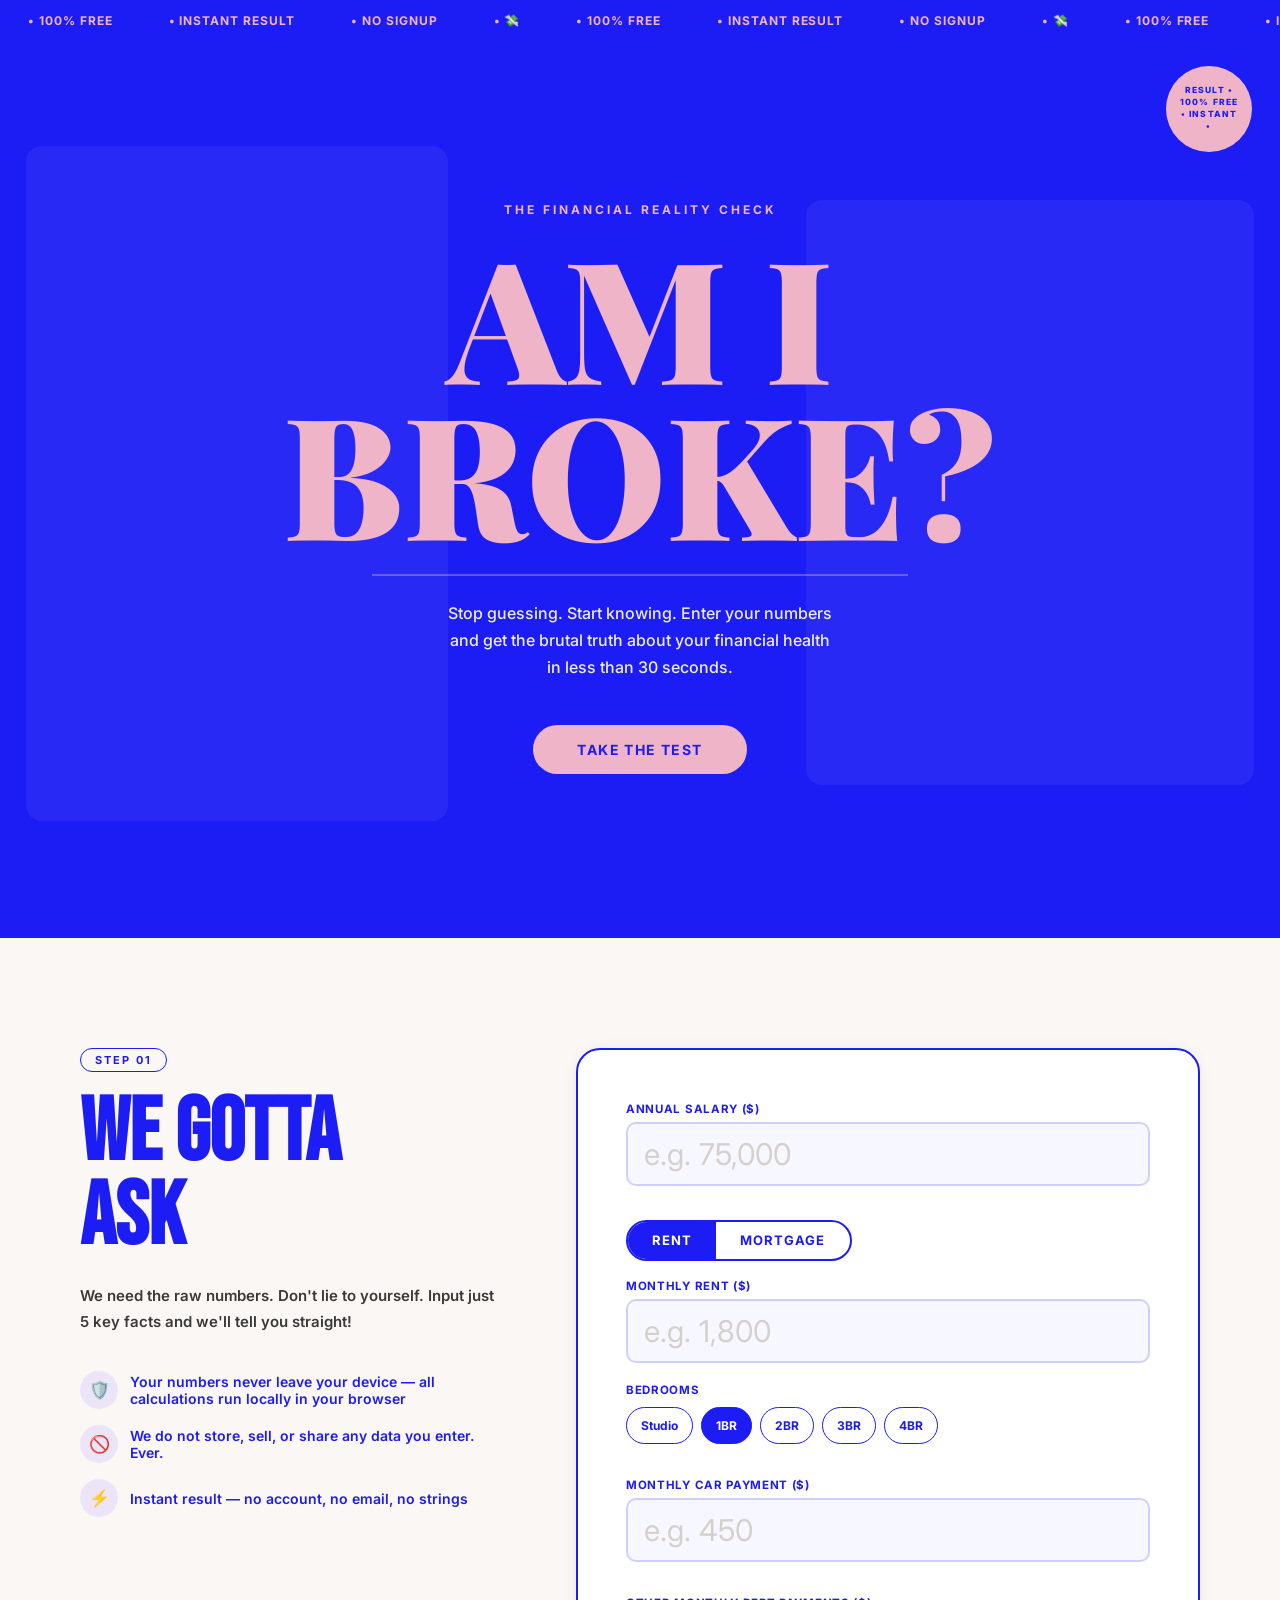
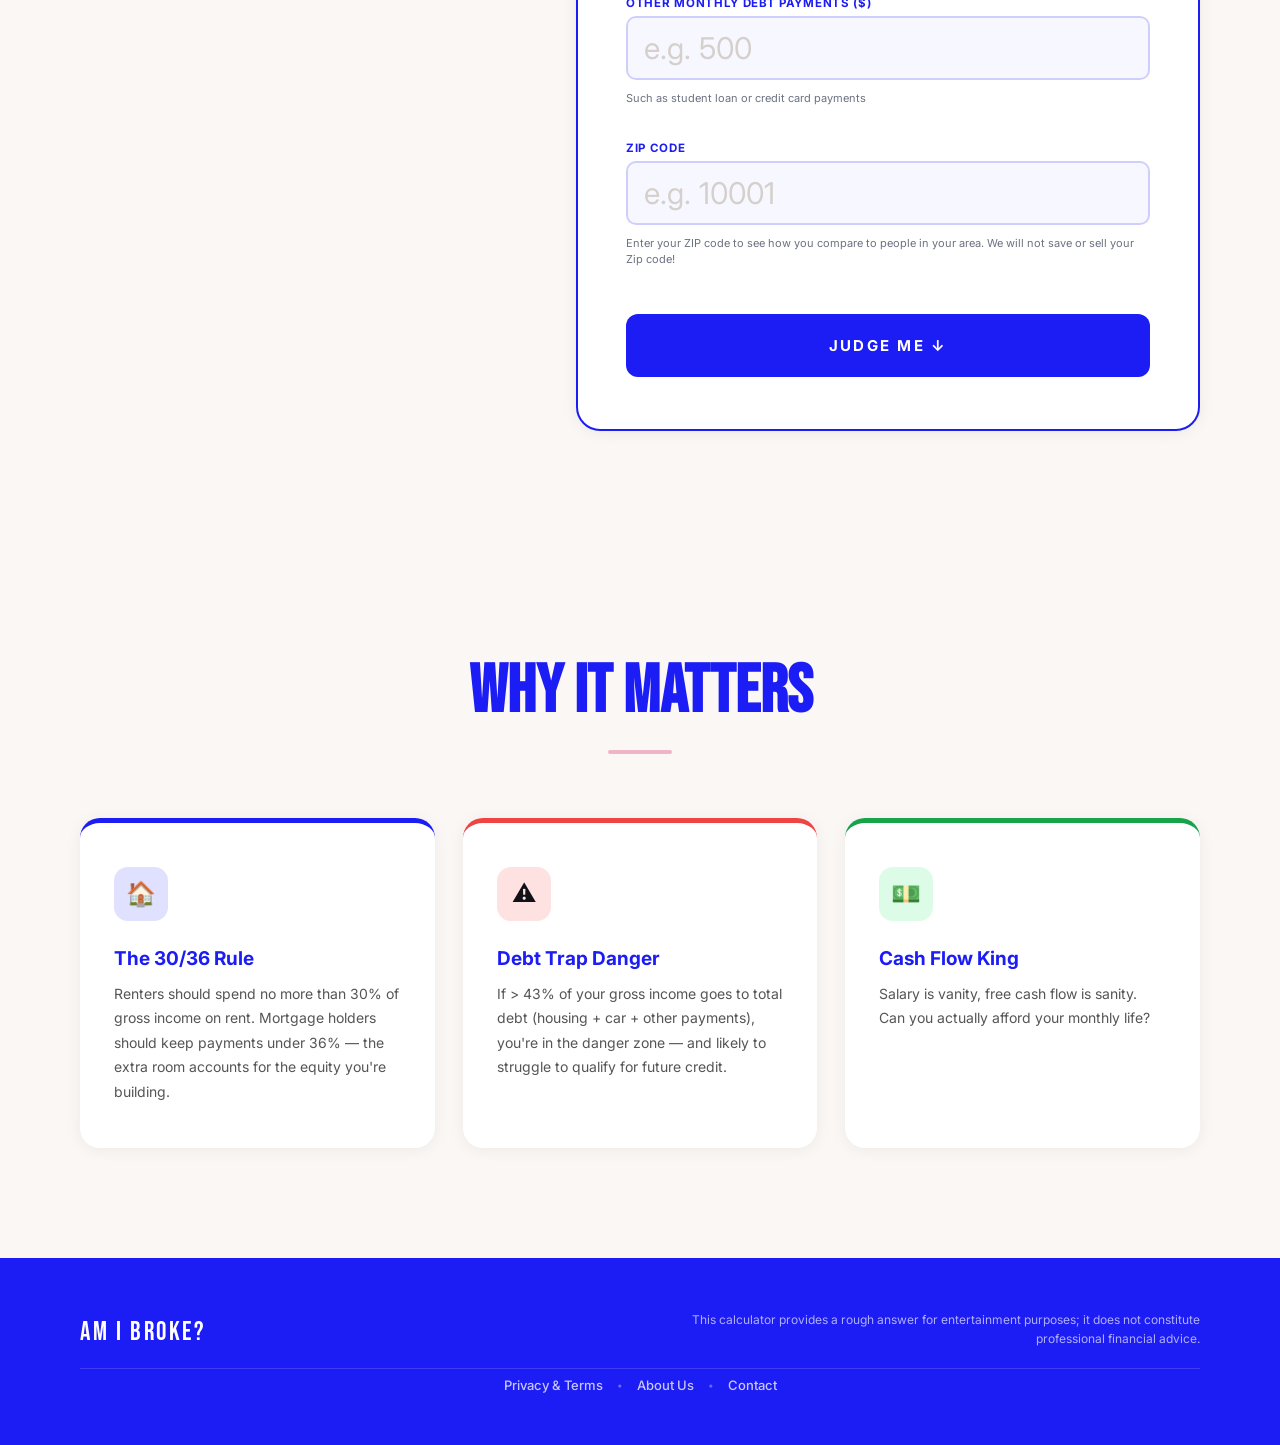
<file: index.html>
<!DOCTYPE html>
<html lang="en">
<head>
  <meta charset="UTF-8">
  <meta name="viewport" content="width=device-width, initial-scale=1.0">
  <title>Home | Am I Broke?</title>
  <meta name="description" content="Stop guessing. Start knowing. Enter your numbers and get the brutal truth about your financial health in less than 30 seconds.">

  <!-- Open Graph / iMessage / social preview -->
  <meta property="og:type"        content="website">
  <meta property="og:url"         content="https://amibroke.net/">
  <meta property="og:title"       content="Am I Broke? — The Financial Reality Check">
  <meta property="og:description" content="Enter 5 numbers. Get an instant, honest verdict on your financial health. Free, no signup, no data stored.">
  <meta property="og:image"       content="https://amibroke.net/images/og-preview.png">
  <meta property="og:image:width"  content="1200">
  <meta property="og:image:height" content="630">

  <!-- Twitter / X card -->
  <meta name="twitter:card"        content="summary_large_image">
  <meta name="twitter:title"       content="Am I Broke? — The Financial Reality Check">
  <meta name="twitter:description" content="Enter 5 numbers. Get an instant, honest verdict on your financial health.">
  <meta name="twitter:image"       content="https://amibroke.net/images/og-preview.png">

  <link rel="stylesheet" href="css/style.css?v=14">
</head>
<body>

  <!-- ── Ticker ── -->
  <div class="ticker" aria-hidden="true">
    <div class="ticker-track">
      <span>• 100% FREE</span><span>• INSTANT RESULT</span><span>• NO SIGNUP</span><span>• 💸</span>
      <span>• 100% FREE</span><span>• INSTANT RESULT</span><span>• NO SIGNUP</span><span>• 💸</span>
      <span>• 100% FREE</span><span>• INSTANT RESULT</span><span>• NO SIGNUP</span><span>• 💸</span>
      <span>• 100% FREE</span><span>• INSTANT RESULT</span><span>• NO SIGNUP</span><span>• 💸</span>
    </div>
  </div>

  <!-- ── Hero ── -->
  <section class="hero">
    <div class="hero-panel hero-panel--left"  aria-hidden="true"></div>
    <div class="hero-panel hero-panel--right" aria-hidden="true"></div>
    <div class="hero-badge" aria-hidden="true">RESULT • 100% FREE • INSTANT •</div>

    <div class="hero-content">
      <p class="hero-eyebrow">The Financial Reality Check</p>
      <h1 class="hero-title">AM I<br>BROKE?</h1>
      <hr class="hero-divider">
      <p class="hero-tagline">
        Stop guessing. Start knowing. Enter your numbers<br>
        and get the brutal truth about your financial health<br>
        in less than 30 seconds.
      </p>
      <a href="#calculator" class="btn btn-hero">TAKE THE TEST</a>
    </div>
  </section>

  <!-- ── Calculator ── -->
  <section class="calculator-section" id="calculator">
    <div class="calculator-grid">

      <!-- Left: info -->
      <div class="calculator-info">
        <span class="step-label">STEP 01</span>
        <h2 class="section-title">WE GOTTA<br>ASK</h2>
        <p class="section-body">
          We need the raw numbers. Don't lie to yourself.
          Input just 5 key facts and we'll tell you straight!
        </p>
        <ul class="trust-list">
          <li>
            <span class="trust-icon">🛡️</span>
            <span>Your numbers never leave your device — all calculations run locally in your browser</span>
          </li>
          <li>
            <span class="trust-icon">🚫</span>
            <span>We do not store, sell, or share any data you enter. Ever.</span>
          </li>
          <li>
            <span class="trust-icon">⚡</span>
            <span>Instant result — no account, no email, no strings</span>
          </li>
        </ul>
      </div>

      <!-- Right: form -->
      <div class="calculator-form-wrapper">
        <form id="broke-form" class="calculator-form" novalidate>

          <div class="form-group">
            <label for="salary">Annual Salary ($)</label>
            <input type="text" id="salary" placeholder="e.g. 75,000" inputmode="numeric" autocomplete="off">
          </div>

          <div class="form-group">
            <div class="housing-toggle" role="group" aria-label="Housing type">
              <button type="button" class="housing-toggle__btn housing-toggle__btn--active" data-type="rent">RENT</button>
              <button type="button" class="housing-toggle__btn" data-type="mortgage">MORTGAGE</button>
            </div>
            <label for="housing" id="housing-label">Monthly Rent ($)</label>
            <input type="text" id="housing" placeholder="e.g. 1,800" inputmode="numeric" autocomplete="off">
            <div class="bedroom-select" id="bedroom-select">
              <label class="bedroom-select__label">Bedrooms</label>
              <div class="bedroom-select__options">
                <button type="button" class="br-btn" data-br="br0">Studio</button>
                <button type="button" class="br-btn br-btn--active" data-br="br1">1BR</button>
                <button type="button" class="br-btn" data-br="br2">2BR</button>
                <button type="button" class="br-btn" data-br="br3">3BR</button>
                <button type="button" class="br-btn" data-br="br4">4BR</button>
              </div>
            </div>
          </div>

          <div class="form-group">
            <label for="carPayment">Monthly Car Payment ($)</label>
            <input type="text" id="carPayment" placeholder="e.g. 450" inputmode="numeric" autocomplete="off">
          </div>

          <div class="form-group">
            <label for="debt">Other Monthly Debt Payments ($)</label>
            <input type="text" id="debt" placeholder="e.g. 500" inputmode="numeric" autocomplete="off">
            <p class="form-hint">Such as student loan or credit card payments</p>
          </div>

          <div class="form-group">
            <label for="zipCode">ZIP Code</label>
            <input type="text" id="zipCode" placeholder="e.g. 10001" inputmode="numeric" maxlength="5" autocomplete="off">
            <p class="form-hint">Enter your ZIP code to see how you compare to people in your area. We will not save or sell your Zip code!</p>
          </div>

          <button type="submit" class="btn btn-judge">JUDGE ME ↓</button>
        </form>
      </div>

    </div>
  </section>

  <!-- ── Results (injected by calculator.js) ── -->
  <section class="results-section" id="results" hidden></section>

  <!-- ── Why It Matters ── -->
  <section class="why-section">
    <h2 class="why-title">WHY IT MATTERS</h2>
    <div class="why-accent"></div>
    <div class="why-grid">

      <div class="why-card why-card--housing">
        <div class="why-icon">🏠</div>
        <h3>The 30/36 Rule</h3>
        <p>Renters should spend no more than 30% of gross income on rent. Mortgage holders should keep payments under 36% — the extra room accounts for the equity you're building.</p>
      </div>

      <div class="why-card why-card--debt">
        <div class="why-icon">⚠️</div>
        <h3>Debt Trap Danger</h3>
        <p>If &gt; 43% of your gross income goes to total debt (housing + car + other payments), you're in the danger zone — and likely to struggle to qualify for future credit.</p>
      </div>

      <div class="why-card why-card--cash">
        <div class="why-icon">💵</div>
        <h3>Cash Flow King</h3>
        <p>Salary is vanity, free cash flow is sanity. Can you actually afford your monthly life?</p>
      </div>

    </div>
  </section>

  <!-- ── Footer ── -->
  <footer class="footer">
    <div class="footer-inner">
      <div class="footer-logo">AM I BROKE?</div>
      <p class="footer-disclaimer">This calculator provides a rough answer for entertainment purposes; it does not constitute professional financial advice.</p>
      <nav class="footer-nav">
        <a href="privacy.html">Privacy &amp; Terms</a>
        <span class="dot">•</span>
        <a href="about.html">About Us</a>
        <span class="dot">•</span>
        <a href="contact.html">Contact</a>
      </nav>
    </div>
  </footer>

  <script src="js/calculator.js?v=9"></script>
</body>
</html>
</file>
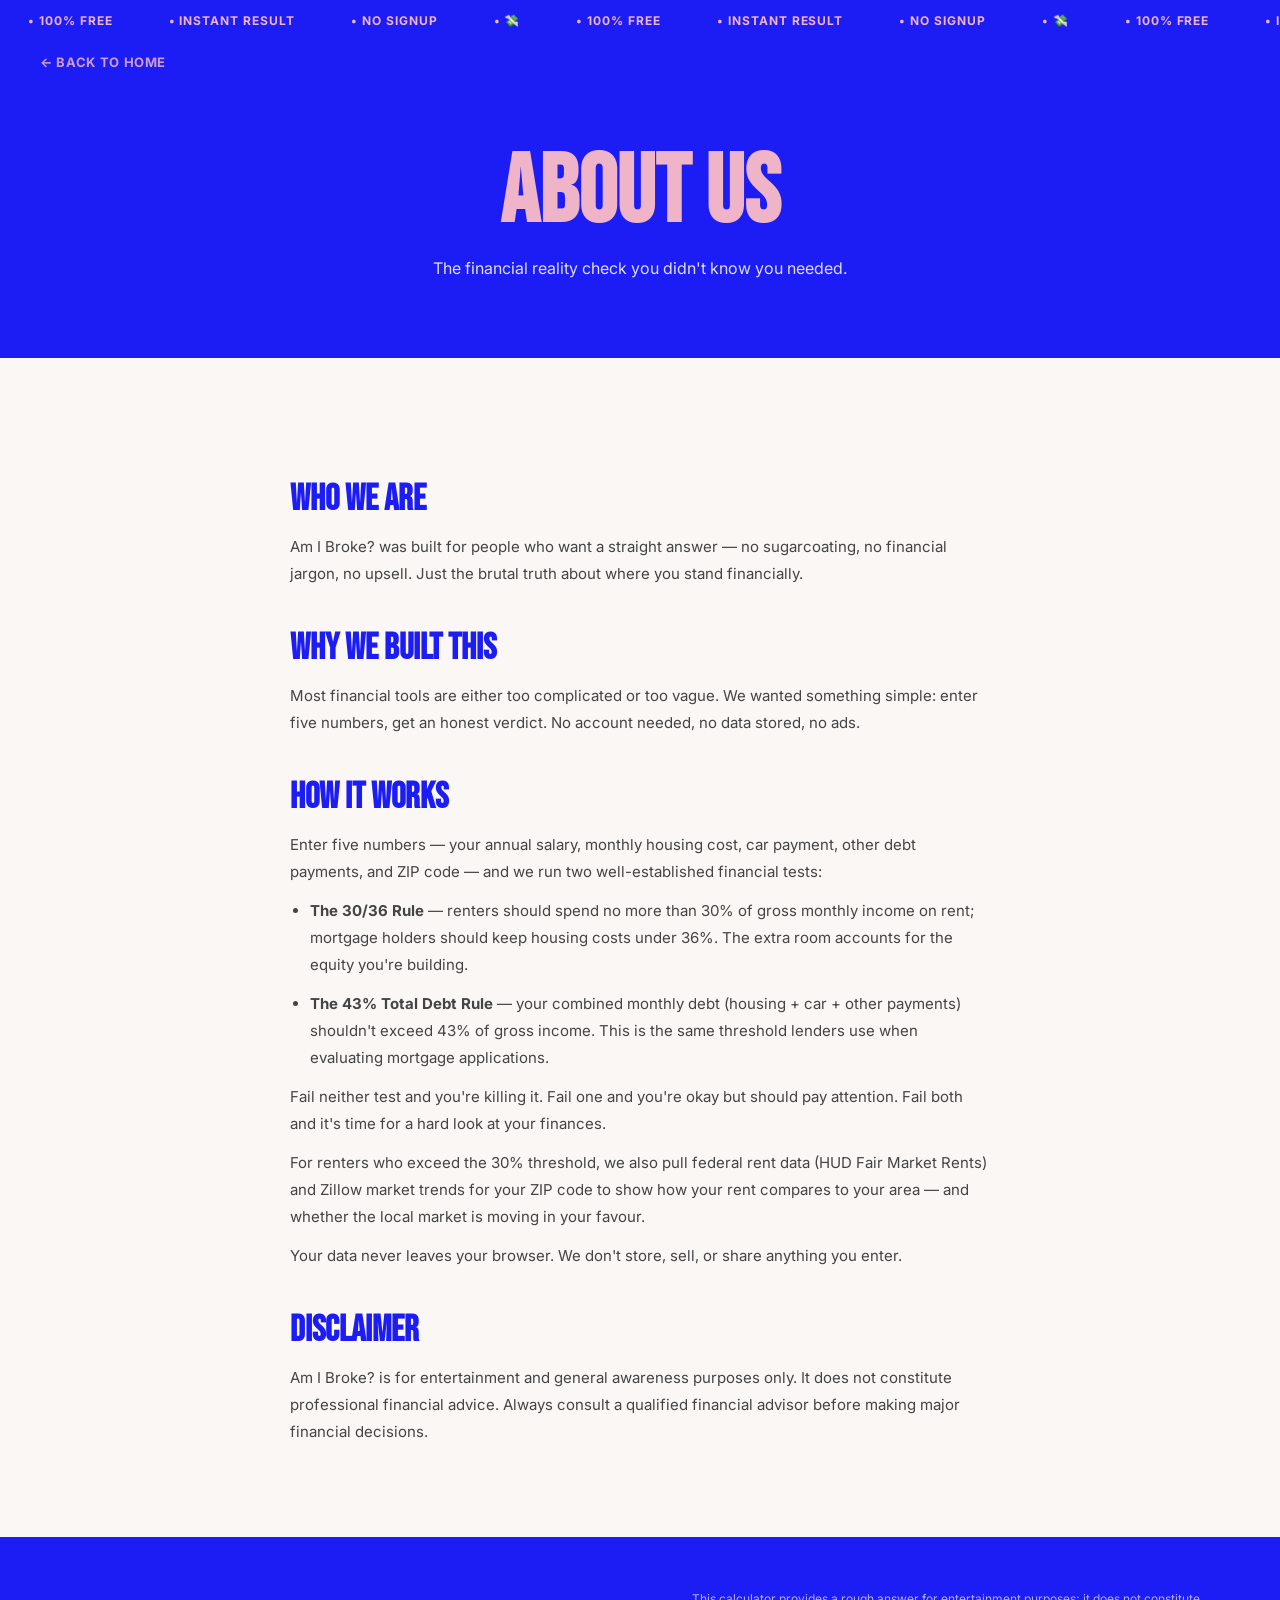
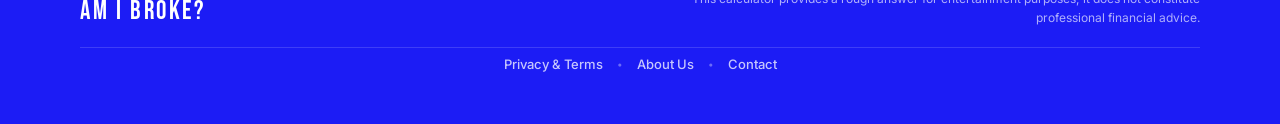
<file: about.html>
<!DOCTYPE html>
<html lang="en">
<head>
  <meta charset="UTF-8">
  <meta name="viewport" content="width=device-width, initial-scale=1.0">
  <title>About Us | Am I Broke?</title>
  <link rel="stylesheet" href="css/style.css">
</head>
<body>

  <div class="ticker" aria-hidden="true">
    <div class="ticker-track">
      <span>• 100% FREE</span><span>• INSTANT RESULT</span><span>• NO SIGNUP</span><span>• 💸</span>
      <span>• 100% FREE</span><span>• INSTANT RESULT</span><span>• NO SIGNUP</span><span>• 💸</span>
      <span>• 100% FREE</span><span>• INSTANT RESULT</span><span>• NO SIGNUP</span><span>• 💸</span>
      <span>• 100% FREE</span><span>• INSTANT RESULT</span><span>• NO SIGNUP</span><span>• 💸</span>
    </div>
  </div>

  <nav class="page-nav">
    <a class="page-nav__back" href="index.html">← Back to Home</a>
  </nav>

  <div class="page-hero">
    <h1>About Us</h1>
    <p>The financial reality check you didn't know you needed.</p>
  </div>

  <div class="page-content">
    <h2>Who We Are</h2>
    <p>Am I Broke? was built for people who want a straight answer — no sugarcoating, no financial jargon, no upsell. Just the brutal truth about where you stand financially.</p>

    <h2>Why We Built This</h2>
    <p>Most financial tools are either too complicated or too vague. We wanted something simple: enter five numbers, get an honest verdict. No account needed, no data stored, no ads.</p>

    <h2>How It Works</h2>
    <p>Enter five numbers — your annual salary, monthly housing cost, car payment, other debt payments, and ZIP code — and we run two well-established financial tests:</p>
    <ul>
      <li><strong>The 30/36 Rule</strong> — renters should spend no more than 30% of gross monthly income on rent; mortgage holders should keep housing costs under 36%. The extra room accounts for the equity you're building.</li>
      <li><strong>The 43% Total Debt Rule</strong> — your combined monthly debt (housing + car + other payments) shouldn't exceed 43% of gross income. This is the same threshold lenders use when evaluating mortgage applications.</li>
    </ul>
    <p>Fail neither test and you're killing it. Fail one and you're okay but should pay attention. Fail both and it's time for a hard look at your finances.</p>
    <p>For renters who exceed the 30% threshold, we also pull federal rent data (HUD Fair Market Rents) and Zillow market trends for your ZIP code to show how your rent compares to your area — and whether the local market is moving in your favour.</p>
    <p>Your data never leaves your browser. We don't store, sell, or share anything you enter.</p>

    <h2>Disclaimer</h2>
    <p>Am I Broke? is for entertainment and general awareness purposes only. It does not constitute professional financial advice. Always consult a qualified financial advisor before making major financial decisions.</p>
  </div>

  <footer class="footer">
    <div class="footer-inner">
      <div class="footer-logo">AM I BROKE?</div>
      <p class="footer-disclaimer">This calculator provides a rough answer for entertainment purposes; it does not constitute professional financial advice.</p>
      <nav class="footer-nav">
        <a href="privacy.html">Privacy &amp; Terms</a>
        <span class="dot">•</span>
        <a href="about.html">About Us</a>
        <span class="dot">•</span>
        <a href="contact.html">Contact</a>
      </nav>
    </div>
  </footer>

</body>
</html>
</file>
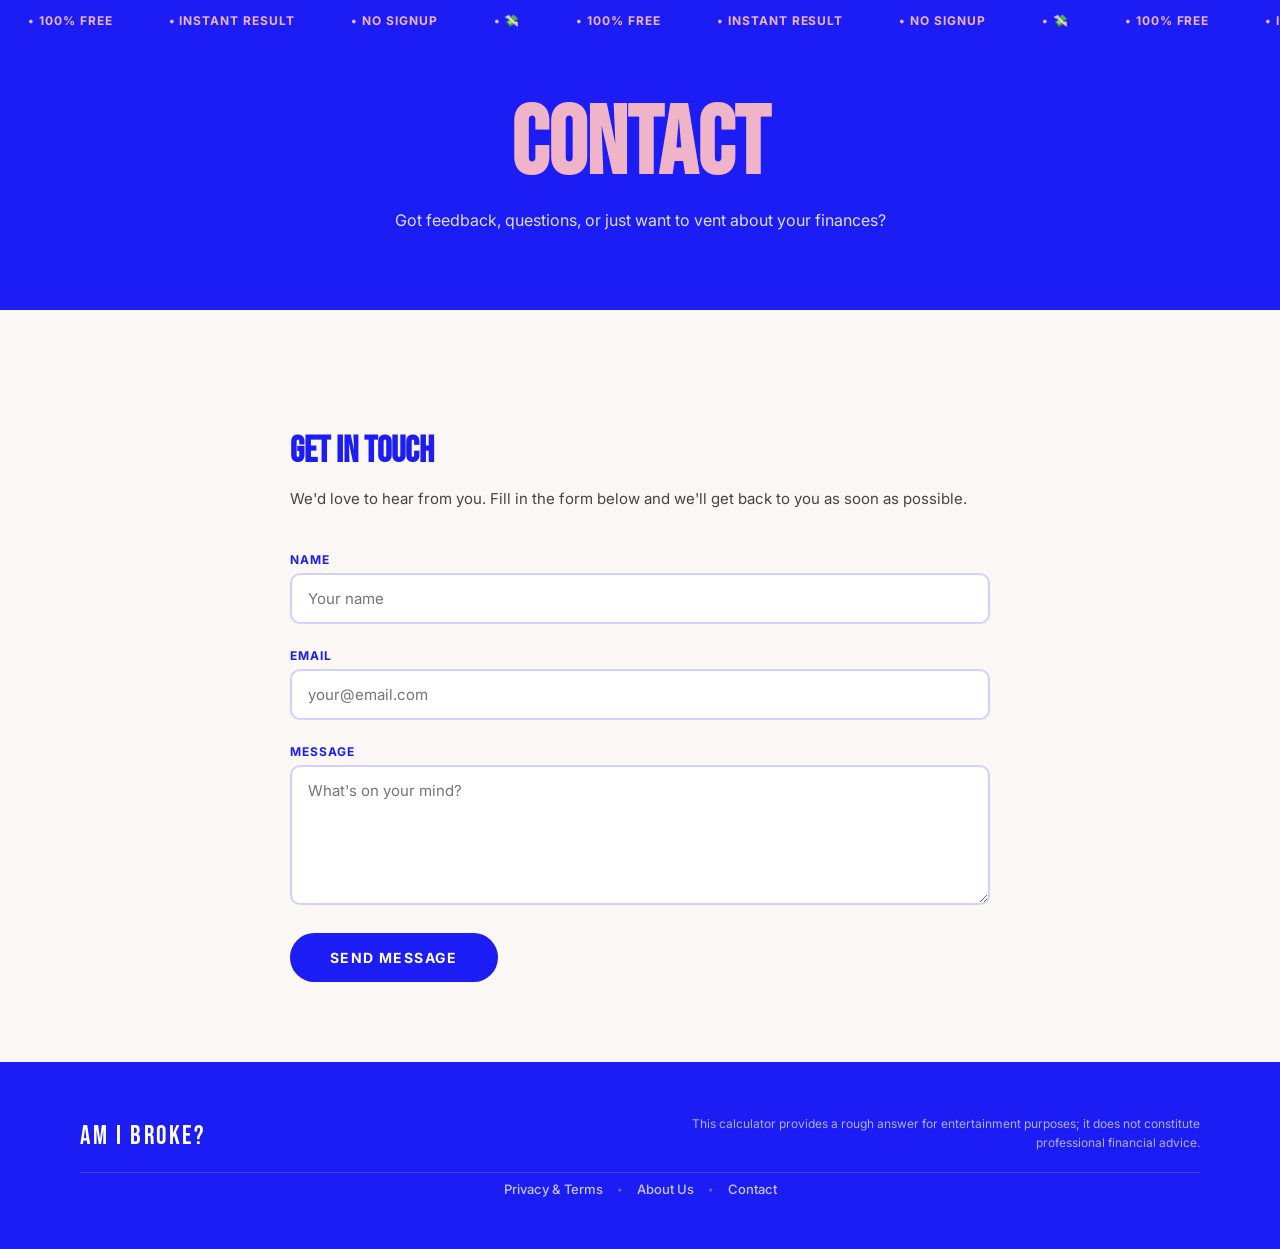
<file: contact.html>
<!DOCTYPE html>
<html lang="en">
<head>
  <meta charset="UTF-8">
  <meta name="viewport" content="width=device-width, initial-scale=1.0">
  <title>Contact | Am I Broke?</title>
  <link rel="stylesheet" href="css/style.css">
</head>
<body>

  <div class="ticker" aria-hidden="true">
    <div class="ticker-track">
      <span>• 100% FREE</span><span>• INSTANT RESULT</span><span>• NO SIGNUP</span><span>• 💸</span>
      <span>• 100% FREE</span><span>• INSTANT RESULT</span><span>• NO SIGNUP</span><span>• 💸</span>
      <span>• 100% FREE</span><span>• INSTANT RESULT</span><span>• NO SIGNUP</span><span>• 💸</span>
      <span>• 100% FREE</span><span>• INSTANT RESULT</span><span>• NO SIGNUP</span><span>• 💸</span>
    </div>
  </div>

  <div class="page-hero">
    <h1>Contact</h1>
    <p>Got feedback, questions, or just want to vent about your finances?</p>
  </div>

  <div class="page-content">
    <h2>Get In Touch</h2>
    <p>We'd love to hear from you. Fill in the form below and we'll get back to you as soon as possible.</p>

    <form class="contact-form" id="contact-form">
      <div>
        <label for="contact-name">Name</label>
        <input type="text" id="contact-name" placeholder="Your name" required>
      </div>
      <div>
        <label for="contact-email">Email</label>
        <input type="email" id="contact-email" placeholder="your@email.com" required>
      </div>
      <div>
        <label for="contact-message">Message</label>
        <textarea id="contact-message" placeholder="What's on your mind?" required></textarea>
      </div>
      <button type="submit" class="btn btn-submit">SEND MESSAGE</button>
    </form>
  </div>

  <footer class="footer">
    <div class="footer-inner">
      <div class="footer-logo">AM I BROKE?</div>
      <p class="footer-disclaimer">This calculator provides a rough answer for entertainment purposes; it does not constitute professional financial advice.</p>
      <nav class="footer-nav">
        <a href="privacy.html">Privacy &amp; Terms</a>
        <span class="dot">•</span>
        <a href="about.html">About Us</a>
        <span class="dot">•</span>
        <a href="contact.html">Contact</a>
      </nav>
    </div>
  </footer>

</body>
</html>
</file>
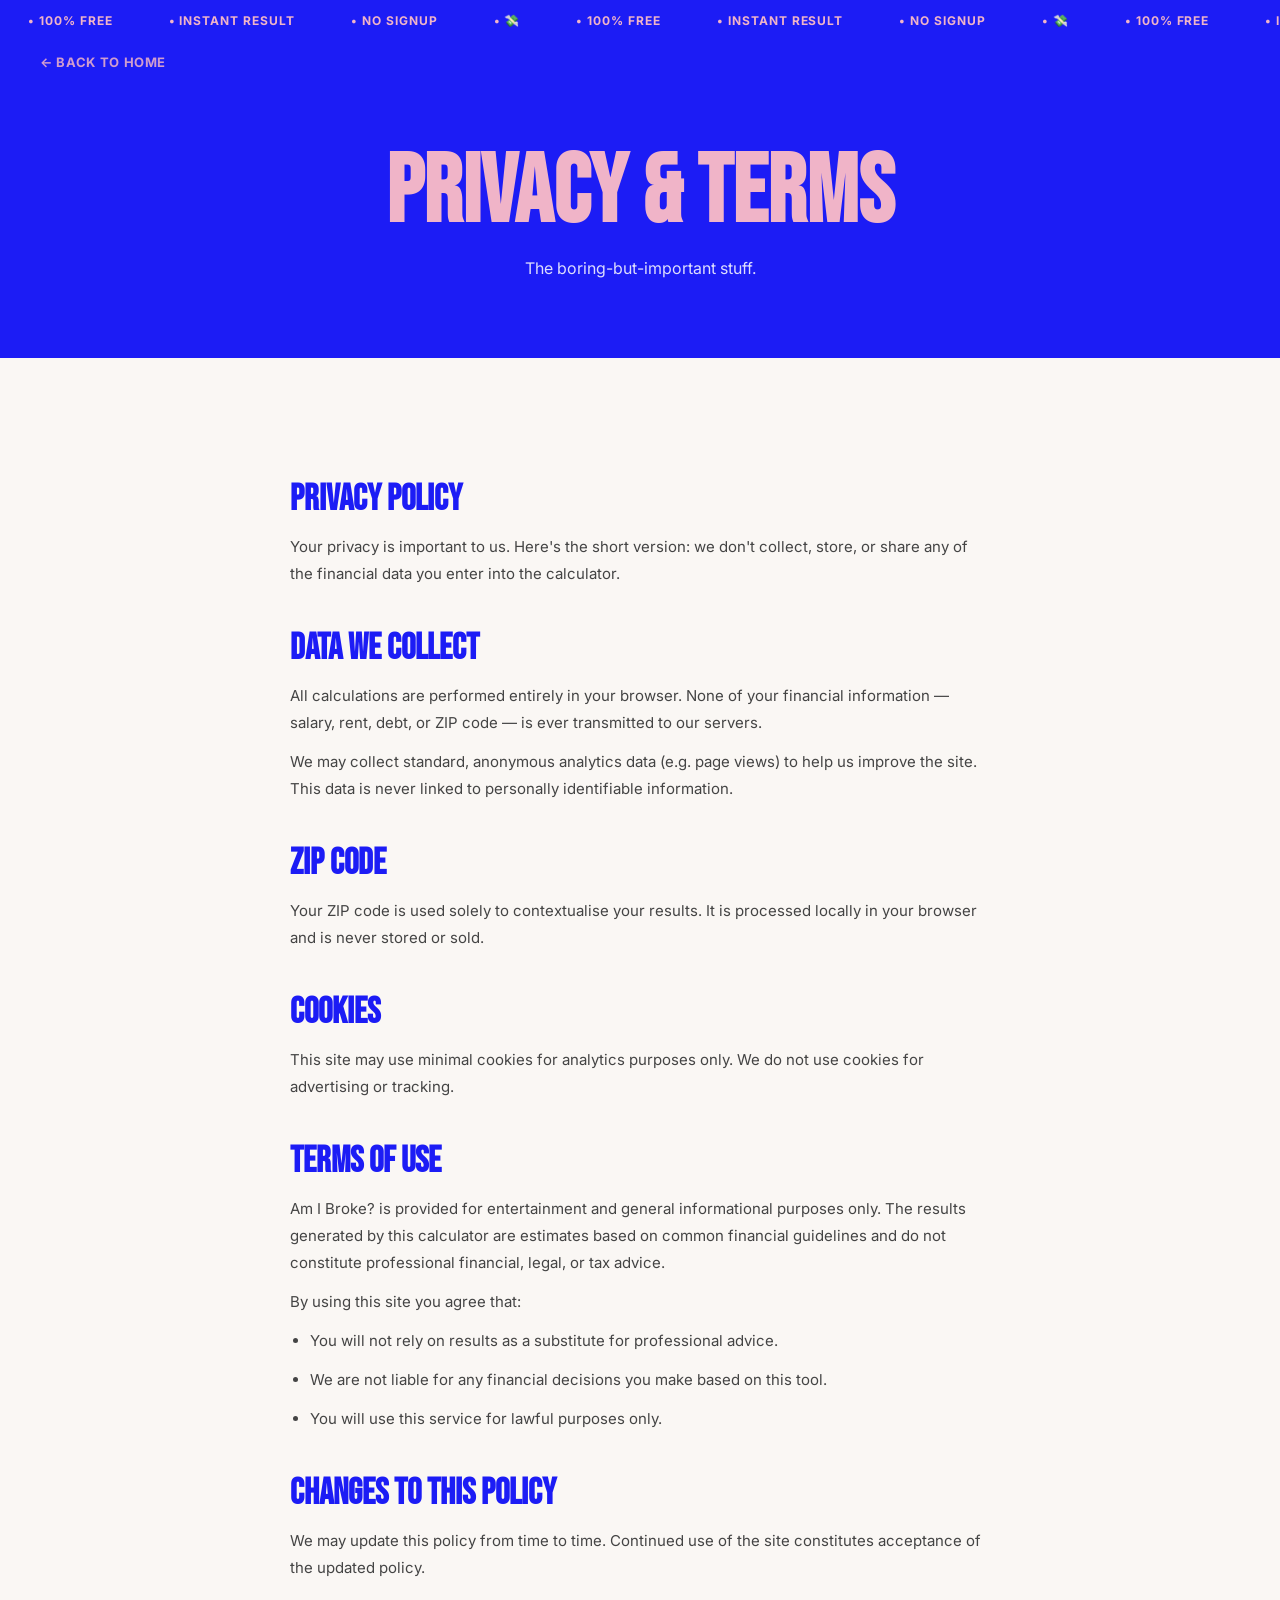
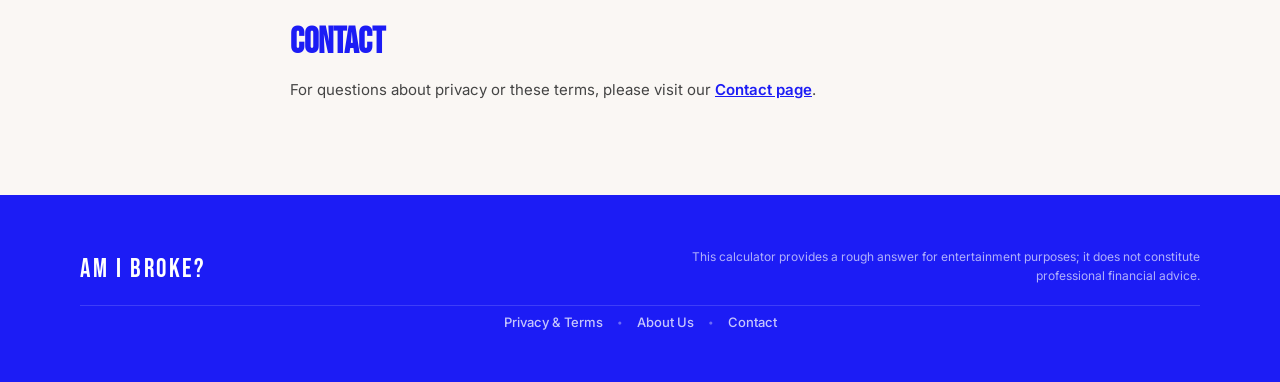
<file: privacy.html>
<!DOCTYPE html>
<html lang="en">
<head>
  <meta charset="UTF-8">
  <meta name="viewport" content="width=device-width, initial-scale=1.0">
  <title>Privacy &amp; Terms | Am I Broke?</title>
  <link rel="stylesheet" href="css/style.css">
</head>
<body>

  <div class="ticker" aria-hidden="true">
    <div class="ticker-track">
      <span>• 100% FREE</span><span>• INSTANT RESULT</span><span>• NO SIGNUP</span><span>• 💸</span>
      <span>• 100% FREE</span><span>• INSTANT RESULT</span><span>• NO SIGNUP</span><span>• 💸</span>
      <span>• 100% FREE</span><span>• INSTANT RESULT</span><span>• NO SIGNUP</span><span>• 💸</span>
      <span>• 100% FREE</span><span>• INSTANT RESULT</span><span>• NO SIGNUP</span><span>• 💸</span>
    </div>
  </div>

  <nav class="page-nav">
    <a class="page-nav__back" href="index.html">← Back to Home</a>
  </nav>

  <div class="page-hero">
    <h1>Privacy &amp; Terms</h1>
    <p>The boring-but-important stuff.</p>
  </div>

  <div class="page-content">
    <h2>Privacy Policy</h2>
    <p>Your privacy is important to us. Here's the short version: we don't collect, store, or share any of the financial data you enter into the calculator.</p>

    <h2>Data We Collect</h2>
    <p>All calculations are performed entirely in your browser. None of your financial information — salary, rent, debt, or ZIP code — is ever transmitted to our servers.</p>
    <p>We may collect standard, anonymous analytics data (e.g. page views) to help us improve the site. This data is never linked to personally identifiable information.</p>

    <h2>ZIP Code</h2>
    <p>Your ZIP code is used solely to contextualise your results. It is processed locally in your browser and is never stored or sold.</p>

    <h2>Cookies</h2>
    <p>This site may use minimal cookies for analytics purposes only. We do not use cookies for advertising or tracking.</p>

    <h2>Terms of Use</h2>
    <p>Am I Broke? is provided for entertainment and general informational purposes only. The results generated by this calculator are estimates based on common financial guidelines and do not constitute professional financial, legal, or tax advice.</p>
    <p>By using this site you agree that:</p>
    <ul>
      <li>You will not rely on results as a substitute for professional advice.</li>
      <li>We are not liable for any financial decisions you make based on this tool.</li>
      <li>You will use this service for lawful purposes only.</li>
    </ul>

    <h2>Changes to This Policy</h2>
    <p>We may update this policy from time to time. Continued use of the site constitutes acceptance of the updated policy.</p>

    <h2>Contact</h2>
    <p>For questions about privacy or these terms, please visit our <a href="contact.html" style="color: var(--blue); font-weight: 600;">Contact page</a>.</p>
  </div>

  <footer class="footer">
    <div class="footer-inner">
      <div class="footer-logo">AM I BROKE?</div>
      <p class="footer-disclaimer">This calculator provides a rough answer for entertainment purposes; it does not constitute professional financial advice.</p>
      <nav class="footer-nav">
        <a href="privacy.html">Privacy &amp; Terms</a>
        <span class="dot">•</span>
        <a href="about.html">About Us</a>
        <span class="dot">•</span>
        <a href="contact.html">Contact</a>
      </nav>
    </div>
  </footer>

</body>
</html>
</file>
<file: css/style.css>
/* ============================================
   AM I BROKE? — Stylesheet
   ============================================ */

@import url('https://fonts.googleapis.com/css2?family=Bebas+Neue&family=Playfair+Display:wght@700;900&family=Inter:wght@400;500;600;700&display=swap');

/* ---- Variables ---- */
:root {
  --blue: #1C1CF5;
  --cream: #FAF7F4;
  --pink: #F0B4C8;
  --white: #ffffff;
  --dark: #111118;
  --gray: #6B7280;
  --card-shadow: 0 2px 16px rgba(0, 0, 0, 0.06);
}

/* ---- Reset ---- */
*, *::before, *::after {
  box-sizing: border-box;
  margin: 0;
  padding: 0;
}

html {
  scroll-behavior: smooth;
}

body {
  font-family: 'Inter', sans-serif;
  background: var(--cream);
  color: var(--dark);
  overflow-x: hidden;
}

/* ============================================
   TICKER
   ============================================ */
.ticker {
  background: var(--blue);
  color: var(--pink);
  padding: 9px 0;
  overflow: hidden;
  white-space: nowrap;
}

.ticker-track {
  display: inline-flex;
  gap: 0;
  animation: ticker-scroll 24s linear infinite;
}

.ticker-track span {
  font-size: 12px;
  font-weight: 700;
  letter-spacing: 0.08em;
  padding: 0 28px;
}

@keyframes ticker-scroll {
  from { transform: translateX(0); }
  to   { transform: translateX(-50%); }
}

/* ============================================
   HERO
   ============================================ */
.hero {
  background: var(--blue);
  min-height: 100vh;
  display: flex;
  align-items: center;
  justify-content: center;
  position: relative;
  overflow: hidden;
  padding: 80px 40px;
}

/* Decorative blue panels (mimicking the original's photo overlays) */
.hero-panel {
  position: absolute;
  border-radius: 16px;
  background: rgba(255, 255, 255, 0.06);
  pointer-events: none;
}
.hero-panel--left  { width: 33%; height: 75%; left: 2%;  top: 12%; }
.hero-panel--right { width: 35%; height: 65%; right: 2%; top: 18%; }

/* Spinning badge */
.hero-badge {
  position: absolute;
  top: 28px;
  right: 28px;
  width: 86px;
  height: 86px;
  border-radius: 50%;
  background: var(--pink);
  color: var(--blue);
  font-size: 8.5px;
  font-weight: 800;
  letter-spacing: 0.12em;
  text-align: center;
  display: flex;
  align-items: center;
  justify-content: center;
  padding: 12px;
  line-height: 1.4;
  animation: badge-spin 14s linear infinite;
  z-index: 2;
}

@keyframes badge-spin {
  from { transform: rotate(0deg); }
  to   { transform: rotate(360deg); }
}

.hero-content {
  text-align: center;
  position: relative;
  z-index: 1;
  max-width: 720px;
}

.hero-eyebrow {
  color: var(--pink);
  font-size: 12px;
  font-weight: 700;
  letter-spacing: 0.25em;
  text-transform: uppercase;
  margin-bottom: 20px;
}

.hero-title {
  font-family: 'Playfair Display', serif;
  font-size: clamp(52px, 16vw, 170px);
  font-weight: 900;
  color: var(--pink);
  line-height: 0.92;
  margin-bottom: 24px;
}

.hero-divider {
  border: none;
  border-top: 2px solid rgba(240, 180, 200, 0.35);
  margin: 24px auto;
  width: 75%;
}

.hero-tagline {
  color: rgba(255, 255, 255, 0.92);
  font-size: 16px;
  font-weight: 500;
  line-height: 1.7;
  margin-bottom: 44px;
}

/* ============================================
   BUTTONS
   ============================================ */
.btn {
  display: inline-block;
  padding: 16px 44px;
  border-radius: 50px;
  font-family: 'Inter', sans-serif;
  font-weight: 700;
  font-size: 14px;
  letter-spacing: 0.1em;
  text-decoration: none;
  cursor: pointer;
  border: none;
  transition: opacity 0.2s ease, transform 0.15s ease;
}

.btn:hover {
  opacity: 0.88;
  transform: translateY(-2px);
}

.btn-hero {
  background: var(--pink);
  color: var(--blue);
}

.btn-judge {
  background: var(--blue);
  color: var(--white);
  width: 100%;
  padding: 22px;
  font-size: 15px;
  border-radius: 12px;
  letter-spacing: 0.15em;
  margin-top: 12px;
  display: block;
  text-align: center;
  position: relative;
  overflow: hidden;
  animation: judge-pulse 2.4s ease-in-out infinite;
}

@keyframes judge-pulse {
  0%, 100% { box-shadow: 0 4px 24px rgba(28, 28, 245, 0.35); }
  50%       { box-shadow: 0 6px 36px rgba(28, 28, 245, 0.55), 0 0 0 8px rgba(28, 28, 245, 0.08); }
}

.btn-judge::after {
  content: '';
  position: absolute;
  top: -50%;
  left: -60%;
  width: 40%;
  height: 200%;
  background: linear-gradient(90deg, transparent, rgba(255, 255, 255, 0.22), transparent);
  transform: skewX(-20deg);
  animation: judge-shimmer 3s ease-in-out infinite;
}

@keyframes judge-shimmer {
  0%   { left: -60%; }
  100% { left: 130%; }
}

/* ============================================
   CALCULATOR SECTION
   ============================================ */
.calculator-section {
  background: var(--cream);
  padding: 110px 60px;
}

.calculator-grid {
  max-width: 1120px;
  margin: 0 auto;
  display: grid;
  grid-template-columns: 1fr 1.5fr;
  gap: 80px;
  align-items: start;
}

/* Left info panel */
.step-label {
  display: inline-block;
  border: 1.5px solid var(--blue);
  color: var(--blue);
  font-size: 11px;
  font-weight: 700;
  letter-spacing: 0.18em;
  padding: 4px 14px;
  border-radius: 20px;
  margin-bottom: 20px;
}

.section-title {
  font-family: 'Bebas Neue', sans-serif;
  font-size: clamp(52px, 7.5vw, 88px);
  color: var(--blue);
  line-height: 0.96;
  margin-bottom: 22px;
}

.section-body {
  font-size: 15px;
  line-height: 1.75;
  color: #3a3a3a;
  font-weight: 600;
  margin-bottom: 36px;
}

.trust-list {
  list-style: none;
  display: flex;
  flex-direction: column;
  gap: 16px;
}

.trust-list li {
  display: flex;
  align-items: center;
  gap: 12px;
  font-size: 14px;
  font-weight: 600;
  color: var(--blue);
}

.trust-icon {
  width: 38px;
  height: 38px;
  background: #ece5f8;
  border-radius: 50%;
  display: flex;
  align-items: center;
  justify-content: center;
  font-size: 17px;
  flex-shrink: 0;
}

/* Right form card */
.calculator-form-wrapper {
  background: var(--white);
  border-radius: 24px;
  border: 2px solid var(--blue);
  padding: 52px 48px;
  box-shadow: var(--card-shadow);
}

.calculator-form {
  display: flex;
  flex-direction: column;
  gap: 34px;
}

.form-group {
  display: flex;
  flex-direction: column;
  gap: 6px;
}

.form-group label {
  font-size: 11.5px;
  font-weight: 700;
  color: var(--blue);
  letter-spacing: 0.06em;
  text-transform: uppercase;
}

.form-group input {
  background: rgba(28, 28, 245, 0.03);
  border: 2px solid rgba(28, 28, 245, 0.18);
  border-radius: 10px;
  padding: 12px 16px;
  font-size: 30px;
  font-weight: 700;
  color: var(--dark);
  font-family: 'Inter', sans-serif;
  outline: none;
  transition: border-color 0.2s, box-shadow 0.2s, background 0.2s;
  width: 100%;
}

.form-group input:focus {
  border-color: var(--blue);
  background: rgba(28, 28, 245, 0.06);
  box-shadow: 0 0 0 4px rgba(28, 28, 245, 0.1);
}

.form-group input::placeholder {
  color: #D5D0CC;
  font-weight: 400;
}

.form-hint {
  font-size: 11px;
  color: var(--gray);
  line-height: 1.5;
  margin-top: 4px;
}

.form-row {
  display: grid;
  grid-template-columns: 1fr auto;
  gap: 28px;
  align-items: start;
}

.form-group--narrow input {
  width: 130px;
}

/* ---- Housing type pill toggle ---- */
.housing-toggle {
  display: flex;
  border: 2px solid var(--blue);
  border-radius: 50px;
  overflow: hidden;
  width: fit-content;
  margin-bottom: 12px;
}

.housing-toggle__btn {
  padding: 12px 24px;
  font-family: 'Inter', sans-serif;
  font-weight: 700;
  font-size: 13px;
  letter-spacing: 0.08em;
  cursor: pointer;
  border: none;
  background: transparent;
  color: var(--blue);
  transition: background 0.2s ease, color 0.2s ease;
  line-height: 1;
}

.housing-toggle__btn--active {
  background: var(--blue);
  color: var(--white);
}

.housing-toggle__btn:not(.housing-toggle__btn--active):hover {
  background: rgba(28, 28, 245, 0.07);
}

/* ---- Bedroom selector (renter-only) ---- */
.bedroom-select {
  margin-top: 14px;
}

.bedroom-select[hidden] {
  display: none;
}

.bedroom-select__label {
  display: block;
  font-size: 11.5px;
  font-weight: 700;
  color: var(--blue);
  text-transform: uppercase;
  letter-spacing: 0.06em;
  margin-bottom: 10px;
}

.bedroom-select__options {
  display: flex;
  gap: 8px;
  flex-wrap: wrap;
}

.br-btn {
  padding: 10px 14px;
  border: 1.5px solid var(--blue);
  border-radius: 20px;
  background: transparent;
  color: var(--blue);
  font-family: 'Inter', sans-serif;
  font-size: 12px;
  font-weight: 700;
  cursor: pointer;
  transition: background 0.2s, color 0.2s;
}

.br-btn--active {
  background: var(--blue);
  color: var(--white);
}

.br-btn:not(.br-btn--active):hover {
  background: rgba(28, 28, 245, 0.07);
}

/* ============================================
   RESULTS SECTION
   ============================================ */
.results-section {
  background: var(--cream);
  padding: 80px 60px 100px;
}

.results-section[hidden] {
  display: none;
}

.results-inner {
  max-width: 780px;
  margin: 0 auto;
  display: flex;
  flex-direction: column;
  align-items: center;
  gap: 48px;
}

/* ---- Results entrance animations ---- */
@keyframes result-slide-up {
  from { opacity: 0; transform: translateY(32px); }
  to   { opacity: 1; transform: translateY(0); }
}

.results-inner .verdict {
  animation: result-slide-up 0.5s cubic-bezier(0.34, 1.56, 0.64, 1) 0.05s both;
}

.results-inner .result-tests {
  animation: result-slide-up 0.5s cubic-bezier(0.34, 1.56, 0.64, 1) 0.2s both;
}

.results-inner .rent-insight {
  animation: result-slide-up 0.5s cubic-bezier(0.34, 1.56, 0.64, 1) 0.35s both;
}

.results-inner .car-insight {
  animation: result-slide-up 0.5s cubic-bezier(0.34, 1.56, 0.64, 1) 0.35s both;
}

.results-inner .result-stats {
  animation: result-slide-up 0.5s cubic-bezier(0.34, 1.56, 0.64, 1) 0.5s both;
}

/* ---- Loading state ---- */
.results-loading {
  text-align: center;
  padding: 40px 0;
}

.results-loading__icon {
  font-size: 56px;
  animation: loading-bounce 0.9s ease-in-out infinite alternate;
  display: block;
  margin-bottom: 24px;
}

@keyframes loading-bounce {
  from { transform: translateY(0); }
  to   { transform: translateY(-14px); }
}

.results-loading__title {
  font-family: 'Bebas Neue', sans-serif;
  font-size: clamp(36px, 6vw, 56px);
  color: var(--blue);
  margin-bottom: 10px;
}

.results-loading__subtitle {
  font-size: 15px;
  color: var(--gray);
  font-weight: 500;
}

/* ---- Verdict ---- */
.verdict {
  width: 100%;
  border-radius: 24px;
  padding: 52px 48px;
  text-align: center;
  border: 3px solid transparent;
}

.verdict--great {
  background: #e8faf0;
  border-color: #22c55e;
}

.verdict--okay {
  background: #fffbeb;
  border-color: #f59e0b;
}

.verdict--broke {
  background: #fef2f2;
  border-color: #ef4444;
}

.verdict__eyebrow {
  font-size: 11px;
  font-weight: 700;
  letter-spacing: 0.2em;
  text-transform: uppercase;
  margin-bottom: 14px;
  opacity: 0.6;
  color: var(--dark);
}

.verdict__title {
  font-family: 'Bebas Neue', sans-serif;
  font-size: clamp(40px, 12vw, 110px);
  line-height: 0.95;
  margin-bottom: 16px;
}

.verdict--great .verdict__title { color: #16a34a; }
.verdict--okay  .verdict__title { color: #d97706; }
.verdict--broke .verdict__title { color: #dc2626; }

.verdict__tagline {
  font-size: 16px;
  font-weight: 600;
  color: #444;
  line-height: 1.5;
}

/* ---- Test cards ---- */
.result-tests {
  width: 100%;
  display: flex;
  flex-direction: column;
  gap: 14px;
}

.result-test {
  display: grid;
  grid-template-columns: auto 1fr auto;
  align-items: center;
  gap: 16px;
  background: var(--white);
  border-radius: 14px;
  padding: 20px 24px;
  border: 2px solid transparent;
  box-shadow: var(--card-shadow);
}

.result-test--pass { border-color: #bbf7d0; }
.result-test--fail { border-color: #fecaca; }

.result-test__icon {
  font-size: 22px;
  line-height: 1;
}

.result-test__label {
  font-size: 15px;
  font-weight: 700;
  color: var(--dark);
  margin-bottom: 2px;
}

.result-test__rule {
  font-size: 12px;
  color: var(--gray);
  font-weight: 500;
}

.result-test__actual {
  font-size: 20px;
  font-weight: 800;
  font-family: 'Inter', sans-serif;
  white-space: nowrap;
}

.result-test__actual--pass { color: #16a34a; }
.result-test__actual--fail { color: #dc2626; }

/* ---- Summary stats ---- */
.result-stats {
  width: 100%;
  display: grid;
  grid-template-columns: repeat(3, 1fr);
  gap: 16px;
}

.stat {
  background: var(--white);
  border-radius: 16px;
  padding: 24px 20px;
  text-align: center;
  box-shadow: var(--card-shadow);
  display: flex;
  flex-direction: column;
  gap: 8px;
}

.stat__label {
  font-size: 11px;
  font-weight: 700;
  color: var(--gray);
  text-transform: uppercase;
  letter-spacing: 0.06em;
}

.stat__value {
  font-size: 22px;
  font-weight: 800;
  color: var(--dark);
}

.stat--positive .stat__value { color: #16a34a; }
.stat--negative .stat__value { color: #dc2626; }

/* ---- Rent insight card + chart ---- */
.rent-insight {
  width: 100%;
  background: #eef2ff;
  border: 2px solid var(--blue);
  border-radius: 16px;
  padding: 28px 32px;
}

.rent-insight__label {
  font-size: 11px;
  font-weight: 700;
  color: var(--blue);
  letter-spacing: 0.15em;
  text-transform: uppercase;
  margin-bottom: 20px;
}

/* Chart layout — stacked bars */
.rent-chart {
  display: flex;
  flex-direction: column;
  gap: 14px;
}

/* Each bar row: label | track | amount */
.rent-chart__row {
  display: grid;
  grid-template-columns: 120px 1fr auto;
  align-items: center;
  gap: 14px;
}

.rent-chart__row-label {
  font-size: 12px;
  font-weight: 700;
  color: var(--gray);
  text-transform: uppercase;
  letter-spacing: 0.04em;
  white-space: nowrap;
}

.rent-chart__row-amount {
  font-size: 18px;
  font-weight: 800;
  color: var(--dark);
  min-width: 80px;
  text-align: right;
}

.rent-chart__row-amount--over  { color: #dc2626; }
.rent-chart__row-amount--under { color: #16a34a; }

/* Track */
.rent-chart__track {
  height: 28px;
  background: rgba(28, 28, 245, 0.08);
  border-radius: 14px;
  overflow: hidden;
}

.rent-chart__fill {
  height: 100%;
  border-radius: 14px;
  transition: width 0.7s cubic-bezier(0.4, 0, 0.2, 1);
}

.rent-chart__fill--over  { background: #ef4444; }
.rent-chart__fill--under { background: #16a34a; }
.rent-chart__fill--bench { background: var(--blue); opacity: 0.55; }

/* Footer: context label + badge */
.rent-chart__footer {
  display: flex;
  align-items: center;
  justify-content: space-between;
  margin-top: 2px;
}

.rent-chart__context {
  font-size: 12px;
  font-weight: 600;
  color: var(--gray);
  text-transform: capitalize;
}

.rent-chart__badge {
  font-size: 13px;
  font-weight: 800;
  padding: 5px 14px;
  border-radius: 20px;
  white-space: nowrap;
}

.rent-chart__badge--over  { background: #fee2e2; color: #dc2626; }
.rent-chart__badge--under { background: #dcfce7; color: #16a34a; }

/* ZORI trend line */
.rent-trend {
  display: flex;
  align-items: center;
  gap: 8px;
  margin-top: 16px;
  padding: 10px 14px;
  border-radius: 8px;
  font-size: 13px;
  line-height: 1.5;
  color: var(--dark);
}

.rent-trend--falling { background: #dcfce7; }
.rent-trend--rising  { background: #fef3c7; }
.rent-trend--flat    { background: #f0f4ff; }

.rent-trend__arrow {
  font-size: 18px;
  font-weight: 700;
  flex-shrink: 0;
}

.rent-trend--falling .rent-trend__arrow { color: #16a34a; }
.rent-trend--rising  .rent-trend__arrow { color: #d97706; }
.rent-trend--flat    .rent-trend__arrow { color: var(--gray); }

/* Overpaying nudge */
.rent-nudge {
  display: flex;
  gap: 14px;
  align-items: flex-start;
  margin-top: 20px;
  padding-top: 20px;
  border-top: 1.5px dashed rgba(28, 28, 245, 0.2);
}

.rent-nudge__icon {
  font-size: 22px;
  flex-shrink: 0;
  line-height: 1;
}

.rent-nudge__title {
  font-size: 14px;
  font-weight: 700;
  color: var(--dark);
  margin-bottom: 6px;
}

.rent-nudge__text {
  font-size: 13px;
  line-height: 1.65;
  color: var(--gray);
}

/* ---- Car payment insight card ---- */
.car-insight {
  background: #fff;
  border: 2px solid rgba(28, 28, 245, 0.12);
  border-radius: 16px;
  padding: 28px 28px 24px;
  margin-top: 24px;
}

.car-insight__label {
  font-size: 13px;
  font-weight: 800;
  letter-spacing: 1.5px;
  text-transform: uppercase;
  color: var(--blue);
  margin-bottom: 20px;
}

.car-chart {
  display: flex;
  flex-direction: column;
  gap: 10px;
}

.car-chart__row {
  display: grid;
  grid-template-columns: 120px 1fr auto;
  align-items: center;
  gap: 12px;
}

.car-chart__row-label {
  font-size: 12px;
  font-weight: 700;
  text-transform: uppercase;
  letter-spacing: 0.5px;
  color: var(--gray);
}

.car-chart__track {
  height: 22px;
  background: rgba(28, 28, 245, 0.08);
  border-radius: 11px;
  overflow: hidden;
}

.car-chart__fill {
  height: 100%;
  border-radius: 11px;
  transition: width 0.7s cubic-bezier(0.4, 0, 0.2, 1);
}

.car-chart__fill--over  { background: #dc2626; }
.car-chart__fill--bench { background: var(--blue); opacity: 0.7; }

.car-chart__row-amount {
  font-size: 15px;
  font-weight: 800;
  min-width: 60px;
  text-align: right;
}

.car-chart__row-amount--over { color: #dc2626; }

.car-chart__footer {
  display: flex;
  justify-content: space-between;
  align-items: center;
  margin-top: 6px;
}

.car-chart__context {
  font-size: 12px;
  color: var(--gray);
  font-weight: 600;
}

.car-chart__badge {
  font-size: 12px;
  font-weight: 800;
  padding: 5px 14px;
  border-radius: 20px;
  white-space: nowrap;
}

.car-chart__badge--over { background: #fee2e2; color: #dc2626; }

.car-nudge {
  display: flex;
  gap: 14px;
  align-items: flex-start;
  margin-top: 20px;
  padding-top: 20px;
  border-top: 1.5px dashed rgba(28, 28, 245, 0.2);
}

.car-nudge__icon {
  font-size: 22px;
  flex-shrink: 0;
  line-height: 1;
}

.car-nudge__title {
  font-size: 14px;
  font-weight: 700;
  color: var(--dark);
  margin-bottom: 6px;
}

.car-nudge__text {
  font-size: 13px;
  line-height: 1.65;
  color: var(--gray);
}

/* ---- Next Steps action paths ---- */
.next-steps {
  margin-top: 48px;
  padding-top: 40px;
  border-top: 2px solid rgba(28, 28, 245, 0.08);
  text-align: center;
}

.next-steps__title {
  font-family: 'Bebas Neue', sans-serif;
  font-size: clamp(32px, 5vw, 48px);
  color: var(--blue);
  margin: 12px 0 8px;
}

.next-steps__subtitle {
  font-size: 15px;
  color: var(--gray);
  margin-bottom: 32px;
}

.next-steps__cards {
  display: flex;
  flex-direction: column;
  gap: 20px;
  text-align: left;
}

.action-card {
  background: var(--white);
  border-radius: 16px;
  padding: 28px 28px 24px;
  border: 2px solid rgba(28, 28, 245, 0.10);
  border-top: 5px solid var(--blue);
  transition: transform 0.22s ease, box-shadow 0.22s ease;
}

.action-card:hover {
  transform: translateY(-4px);
  box-shadow: 0 12px 36px rgba(0, 0, 0, 0.09);
}

.action-card--housing { border-top-color: var(--blue); }
.action-card--car     { border-top-color: #f59e0b; }
.action-card--debt    { border-top-color: #ef4444; }
.action-card--budget  { border-top-color: #8b5cf6; }
.action-card--wealth  { border-top-color: #16a34a; }

.action-card__header {
  display: flex;
  gap: 14px;
  align-items: flex-start;
}

.action-card__icon {
  font-size: 28px;
  flex-shrink: 0;
  line-height: 1.2;
}

.action-card__title {
  font-size: 16px;
  font-weight: 700;
  color: var(--dark);
}

.action-card__subtitle {
  font-size: 13px;
  color: var(--gray);
  margin-top: 4px;
}

.action-card__tips {
  list-style: none;
  margin: 18px 0;
  padding: 0;
}

.action-card__tips li {
  font-size: 13px;
  line-height: 1.65;
  color: var(--gray);
  padding: 5px 0 5px 24px;
  position: relative;
}

.action-card__tips li::before {
  content: '→';
  position: absolute;
  left: 0;
  color: var(--blue);
  font-weight: 700;
}

.action-card__resource {
  display: flex;
  align-items: center;
  gap: 14px;
  background: rgba(28, 28, 245, 0.04);
  border: 1.5px solid rgba(28, 28, 245, 0.12);
  border-radius: 10px;
  padding: 14px 16px;
  text-decoration: none;
  color: var(--dark);
  transition: background 0.2s, border-color 0.2s;
}

.action-card__resource:hover {
  background: rgba(28, 28, 245, 0.08);
  border-color: var(--blue);
}

.action-card__resource-icon {
  font-size: 22px;
  flex-shrink: 0;
}

.action-card__resource-title {
  font-size: 13px;
  font-weight: 700;
}

.action-card__resource-desc {
  font-size: 12px;
  color: var(--gray);
  margin-top: 2px;
}

.action-card__resource-cta {
  font-size: 11px;
  font-weight: 800;
  letter-spacing: 0.1em;
  color: var(--blue);
  white-space: nowrap;
  margin-left: auto;
}

@media (max-width: 600px) {
  .results-section    { padding: 60px 24px; }
  .verdict            { padding: 36px 24px; }
  .result-stats       { grid-template-columns: 1fr; }
  .result-test        { grid-template-columns: auto 1fr auto; gap: 12px; }
  .action-card__resource { flex-direction: column; text-align: center; gap: 8px; }
  .action-card__resource-cta { margin-left: 0; }
  .hero-badge         { display: none; }
  .hero-panel--left,
  .hero-panel--right  { display: none; }
  .why-section        { padding: 70px 24px; }
  .why-card           { padding: 28px 22px; }
}

/* Bar charts: stack label+amount on top, full-width bar below */
@media (max-width: 500px) {
  .rent-chart__row,
  .car-chart__row {
    grid-template-columns: 1fr auto;
    gap: 4px 8px;
  }

  .rent-chart__row-label,
  .car-chart__row-label  { grid-row: 1; grid-column: 1; }

  .rent-chart__row-amount,
  .car-chart__row-amount { grid-row: 1; grid-column: 2; font-size: 15px; min-width: unset; }

  .rent-chart__track,
  .car-chart__track      { grid-row: 2; grid-column: 1 / -1; }
}

/* ============================================
   WHY IT MATTERS
   ============================================ */
.why-section {
  background: var(--cream);
  padding: 110px 60px;
  text-align: center;
}

.why-title {
  font-family: 'Bebas Neue', sans-serif;
  font-size: clamp(42px, 6vw, 68px);
  color: var(--blue);
  margin-bottom: 18px;
}

.why-accent {
  width: 64px;
  height: 4px;
  background: var(--pink);
  border-radius: 2px;
  margin: 0 auto 64px;
}

.why-grid {
  max-width: 1120px;
  margin: 0 auto;
  display: grid;
  grid-template-columns: repeat(3, 1fr);
  gap: 28px;
}

.why-card {
  background: var(--white);
  border-radius: 20px;
  padding: 44px 34px;
  text-align: left;
  box-shadow: var(--card-shadow);
  border-top: 5px solid transparent;
  transition: transform 0.22s ease, box-shadow 0.22s ease;
}

.why-card:hover {
  transform: translateY(-6px);
  box-shadow: 0 16px 48px rgba(0, 0, 0, 0.11);
}

/* Per-card accent colours */
.why-card--housing { border-top-color: var(--blue); }
.why-card--debt    { border-top-color: #ef4444; }
.why-card--cash    { border-top-color: #16a34a; }

.why-icon {
  width: 54px;
  height: 54px;
  border-radius: 14px;
  display: flex;
  align-items: center;
  justify-content: center;
  font-size: 24px;
  margin-bottom: 26px;
}

/* Per-card icon tints */
.why-card--housing .why-icon { background: #e0e0ff; }
.why-card--debt    .why-icon { background: #fee2e2; }
.why-card--cash    .why-icon { background: #dcfce7; }

.why-card h3 {
  color: var(--blue);
  font-size: 19px;
  font-weight: 700;
  margin-bottom: 12px;
}

.why-card p {
  font-size: 14px;
  line-height: 1.75;
  color: #555;
}

/* ============================================
   FOOTER
   ============================================ */
.footer {
  background: var(--blue);
  padding: 52px 60px;
}

.footer-inner {
  max-width: 1120px;
  margin: 0 auto;
  display: grid;
  grid-template-columns: 1fr 1fr;
  grid-template-rows: auto auto;
  row-gap: 20px;
}

.footer-logo {
  color: var(--white);
  font-family: 'Bebas Neue', sans-serif;
  font-size: 26px;
  letter-spacing: 0.1em;
  align-self: end;
}

.footer-disclaimer {
  color: rgba(255, 255, 255, 0.65);
  font-size: 12px;
  line-height: 1.6;
  text-align: right;
  align-self: end;
}

.footer-nav {
  display: flex;
  align-items: center;
  gap: 14px;
  grid-column: 1 / -1;
  justify-content: center;
  padding-top: 8px;
  border-top: 1px solid rgba(255,255,255,0.15);
}

.footer-nav a {
  color: rgba(255, 255, 255, 0.75);
  text-decoration: none;
  font-size: 13px;
  font-weight: 500;
  transition: color 0.2s;
}

.footer-nav a:hover {
  color: var(--white);
}

.footer-nav .dot {
  color: rgba(255, 255, 255, 0.35);
  font-size: 10px;
}

/* ============================================
   SECONDARY PAGES (About, Contact, Privacy)
   ============================================ */
.page-nav {
  background: var(--blue);
  padding: 16px 40px;
  display: flex;
  align-items: center;
}

.page-nav__back {
  display: inline-flex;
  align-items: center;
  gap: 8px;
  color: var(--pink);
  font-family: 'Inter', sans-serif;
  font-size: 13px;
  font-weight: 700;
  letter-spacing: 0.05em;
  text-decoration: none;
  text-transform: uppercase;
  opacity: 0.85;
  transition: opacity 0.18s ease;
}

.page-nav__back:hover { opacity: 1; }

.page-hero {
  background: var(--blue);
  padding: 60px 60px 80px;
  text-align: center;
}

.page-hero h1 {
  font-family: 'Bebas Neue', sans-serif;
  font-size: clamp(52px, 8vw, 96px);
  color: var(--pink);
  line-height: 1;
}

.page-hero p {
  color: rgba(255,255,255,0.85);
  font-size: 16px;
  margin-top: 16px;
}

.page-content {
  max-width: 780px;
  margin: 0 auto;
  padding: 80px 40px;
}

.page-content h2 {
  font-family: 'Bebas Neue', sans-serif;
  font-size: 36px;
  color: var(--blue);
  margin: 40px 0 12px;
}

.page-content p,
.page-content li {
  font-size: 15px;
  line-height: 1.8;
  color: #444;
  margin-bottom: 12px;
}

.page-content ul {
  padding-left: 20px;
  margin-bottom: 12px;
}

/* Contact form */
.contact-form {
  display: flex;
  flex-direction: column;
  gap: 24px;
  margin-top: 40px;
}

.contact-form label {
  font-size: 12px;
  font-weight: 700;
  color: var(--blue);
  letter-spacing: 0.08em;
  text-transform: uppercase;
  display: block;
  margin-bottom: 6px;
}

.contact-form input,
.contact-form textarea {
  width: 100%;
  background: var(--white);
  border: 2px solid rgba(28, 28, 245, 0.2);
  border-radius: 10px;
  padding: 14px 16px;
  font-family: 'Inter', sans-serif;
  font-size: 15px;
  color: var(--dark);
  outline: none;
  transition: border-color 0.2s;
}

.contact-form input:focus,
.contact-form textarea:focus {
  border-color: var(--blue);
}

.contact-form textarea {
  min-height: 140px;
  resize: vertical;
}

.btn-submit {
  background: var(--blue);
  color: var(--white);
  padding: 16px 40px;
  border-radius: 50px;
  font-size: 14px;
  letter-spacing: 0.1em;
  align-self: flex-start;
}

/* ============================================
   RESPONSIVE
   ============================================ */
@media (max-width: 900px) {
  .calculator-section { padding: 70px 24px; }
  .calculator-grid    { grid-template-columns: 1fr; gap: 44px; }
  .why-section        { padding: 70px 24px; }
  .why-grid           { grid-template-columns: 1fr; }
  .footer             { padding: 44px 24px; }
  .footer-inner       { grid-template-columns: 1fr; }
  .footer-disclaimer  { text-align: left; }
  .results-section    { padding: 60px 24px; }
}

@media (max-width: 600px) {
  .calculator-form-wrapper { padding: 32px 24px; }
  .hero { padding: 80px 24px; }
  .form-row { grid-template-columns: 1fr; }
  .form-group--narrow input { width: 100%; }
  .page-hero { padding: 80px 24px 60px; }
  .page-content { padding: 60px 24px; }
}
</file>
